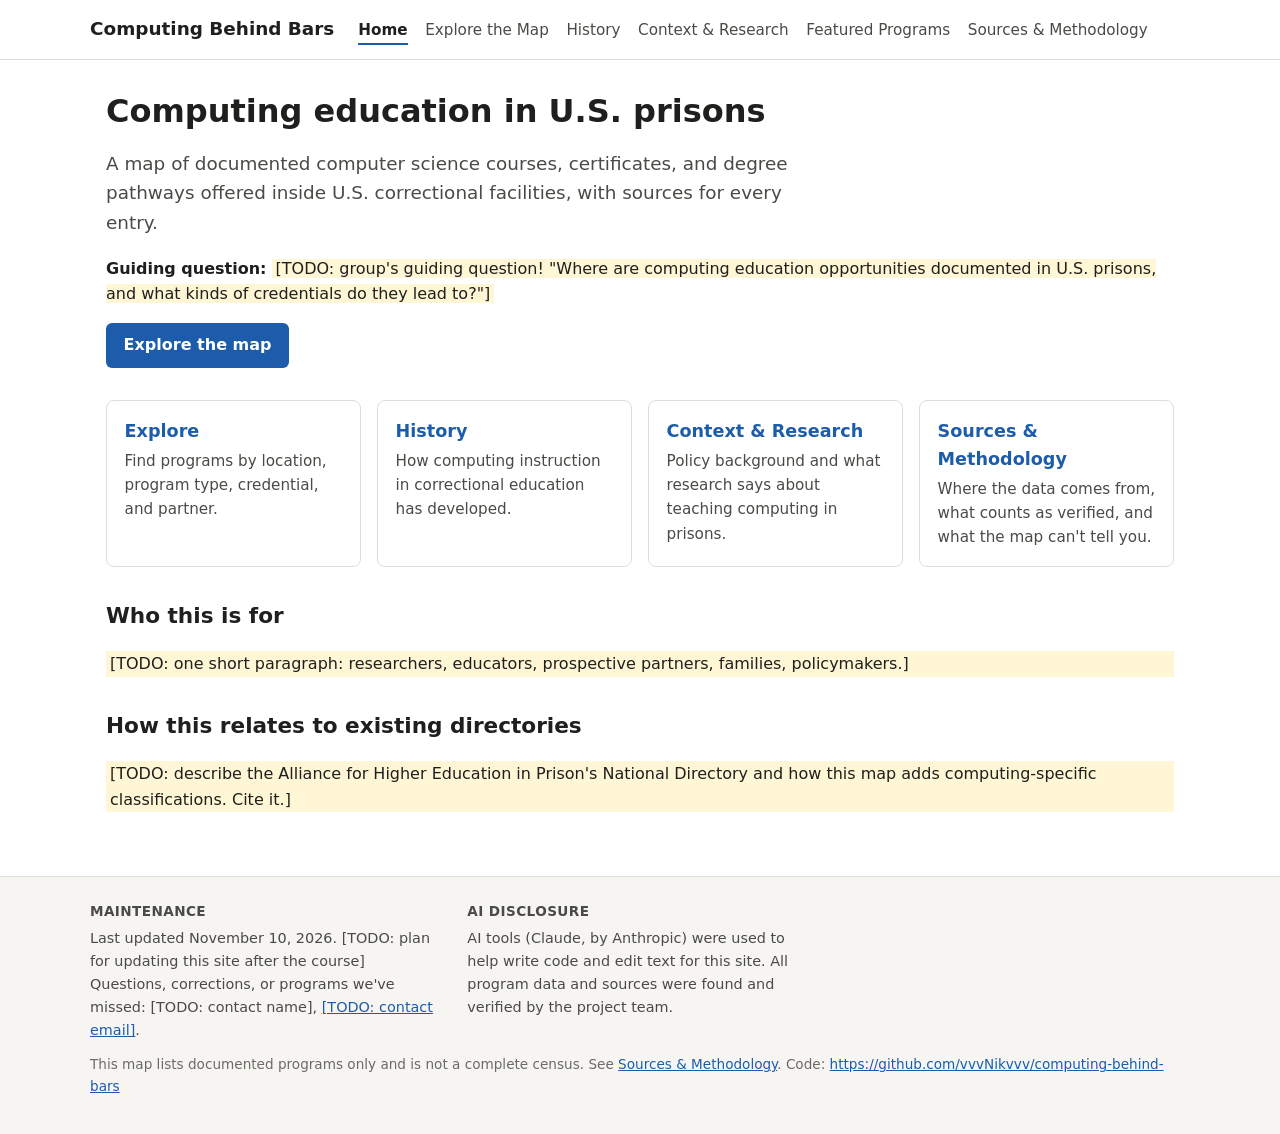
<file: index.html>
<!DOCTYPE html>
<html lang="en">
<head>
  <meta charset="utf-8">
  <meta name="viewport" content="width=device-width, initial-scale=1">
  <title>Home | Computing Behind Bars</title>
  <meta name="description" content="A public, sourced map of documented computing education programs in U.S. prisons.">
  <link rel="stylesheet" href="css/style.css">
</head>
<body>
<main>
  <h1>Computing education in U.S. prisons</h1>
  <p class="lede">A map of documented computer science courses, certificates, and degree pathways
  offered inside U.S. correctional facilities, with sources for every entry.</p>
  <p><strong>Guiding question:</strong> <span class="todo">[TODO: group's guiding question! "Where are
  computing education opportunities documented in U.S. prisons, and what kinds of credentials do they lead to?"]</span></p>
  <p><a class="button" href="map.html">Explore the map</a></p>

  <div class="cards">
    <a class="card" href="map.html"><h2>Explore</h2><p>Find programs by location, program type, credential, and partner.</p></a>
    <a class="card" href="history.html"><h2>History</h2><p>How computing instruction in correctional education has developed.</p></a>
    <a class="card" href="context.html"><h2>Context &amp; Research</h2><p>Policy background and what research says about teaching computing in prisons.</p></a>
    <a class="card" href="sources.html"><h2>Sources &amp; Methodology</h2><p>Where the data comes from, what counts as verified, and what the map can't tell you.</p></a>
  </div>

  <h2>Who this is for</h2>
  <p class="todo">[TODO: one short paragraph: researchers, educators, prospective partners, families, policymakers.]</p>

  <h2>How this relates to existing directories</h2>
  <p class="todo">[TODO: describe the Alliance for Higher Education in Prison's National Directory and how this map
  adds computing-specific classifications. Cite it.]</p>
</main>
  <script src="js/site.js"></script>
</body>
</html>
</file>
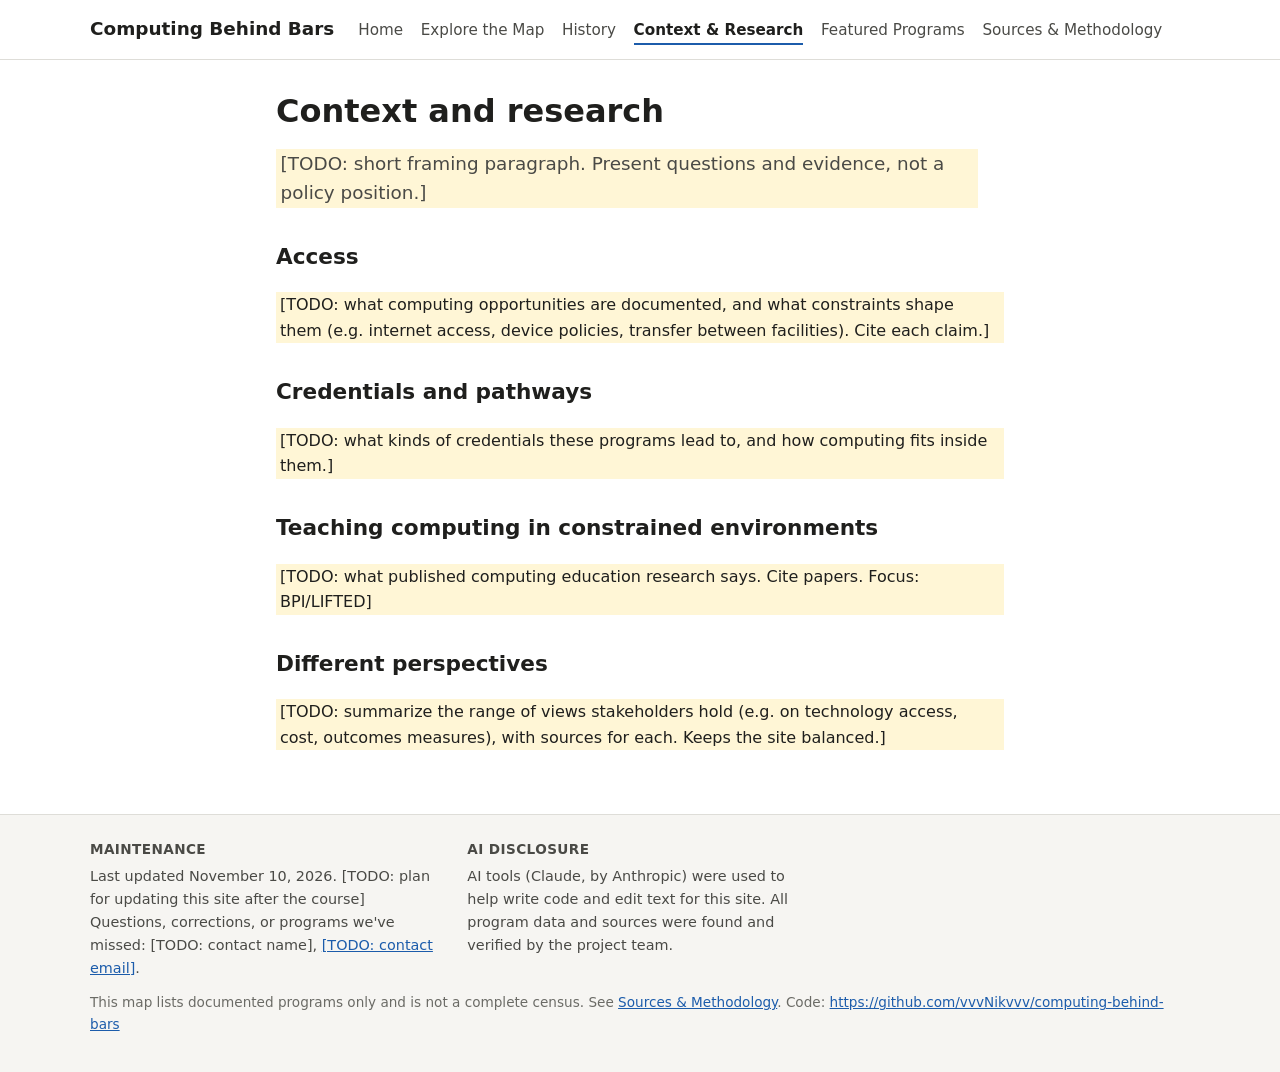
<file: context.html>
<!DOCTYPE html>
<html lang="en">
<head>
  <meta charset="utf-8">
  <meta name="viewport" content="width=device-width, initial-scale=1">
  <title>Context & Research | Computing Behind Bars</title>
  <meta name="description" content="A public, sourced map of documented computing education programs in U.S. prisons.">
  <link rel="stylesheet" href="css/style.css">
</head>
<body>
<main class="prose">
  <h1>Context and research</h1>
  <p class="lede todo">[TODO: short framing paragraph. Present questions and evidence, not a policy position.]</p>

  <h2>Access</h2>
  <p class="todo">[TODO: what computing opportunities are documented, and what constraints shape them (e.g. internet access, device policies, transfer between facilities). Cite each claim.]</p>

  <h2>Credentials and pathways</h2>
  <p class="todo">[TODO: what kinds of credentials these programs lead to, and how computing fits inside them.]</p>

  <h2>Teaching computing in constrained environments</h2>
  <p class="todo">[TODO: what published computing education research says. Cite papers. Focus: BPI/LIFTED]</p>

  <h2>Different perspectives</h2>
  <p class="todo">[TODO: summarize the range of views stakeholders hold (e.g. on technology access, cost, outcomes measures), with sources for each. Keeps the site balanced.]</p>
</main>
  <script src="js/site.js"></script>
</body>
</html>
</file>
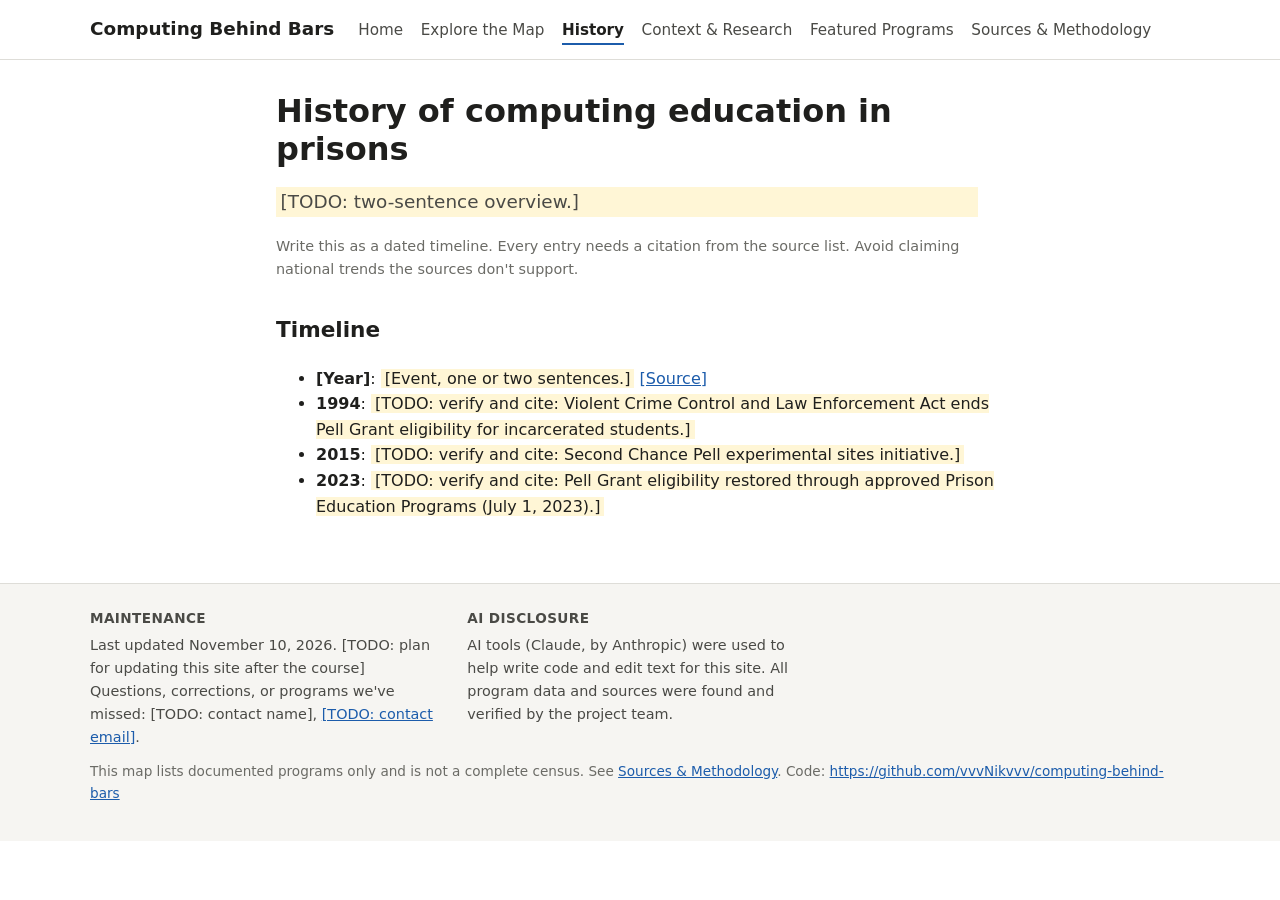
<file: history.html>
<!DOCTYPE html>
<html lang="en">
<head>
  <meta charset="utf-8">
  <meta name="viewport" content="width=device-width, initial-scale=1">
  <title>History | Computing Behind Bars</title>
  <meta name="description" content="A public, sourced map of documented computing education programs in U.S. prisons.">
  <link rel="stylesheet" href="css/style.css">
</head>
<body>
<main class="prose">
  <h1>History of computing education in prisons</h1>
  <p class="lede todo">[TODO: two-sentence overview.]</p>
  <p class="muted">Write this as a dated timeline. Every entry needs a citation from the source list. Avoid claiming national trends the sources don't support.</p>

  <h2>Timeline</h2>
  <ul>
    <li><strong>[Year]</strong>: <span class="todo">[Event, one or two sentences.]</span> <a href="sources.html#S00">[Source]</a></li>
    <li><strong>1994</strong>: <span class="todo">[TODO: verify and cite: Violent Crime Control and Law Enforcement Act ends Pell Grant eligibility for incarcerated students.]</span></li>
    <li><strong>2015</strong>: <span class="todo">[TODO: verify and cite: Second Chance Pell experimental sites initiative.]</span></li>
    <li><strong>2023</strong>: <span class="todo">[TODO: verify and cite: Pell Grant eligibility restored through approved Prison Education Programs (July 1, 2023).]</span></li>
  </ul>
</main>
  <script src="js/site.js"></script>
</body>
</html>
</file>
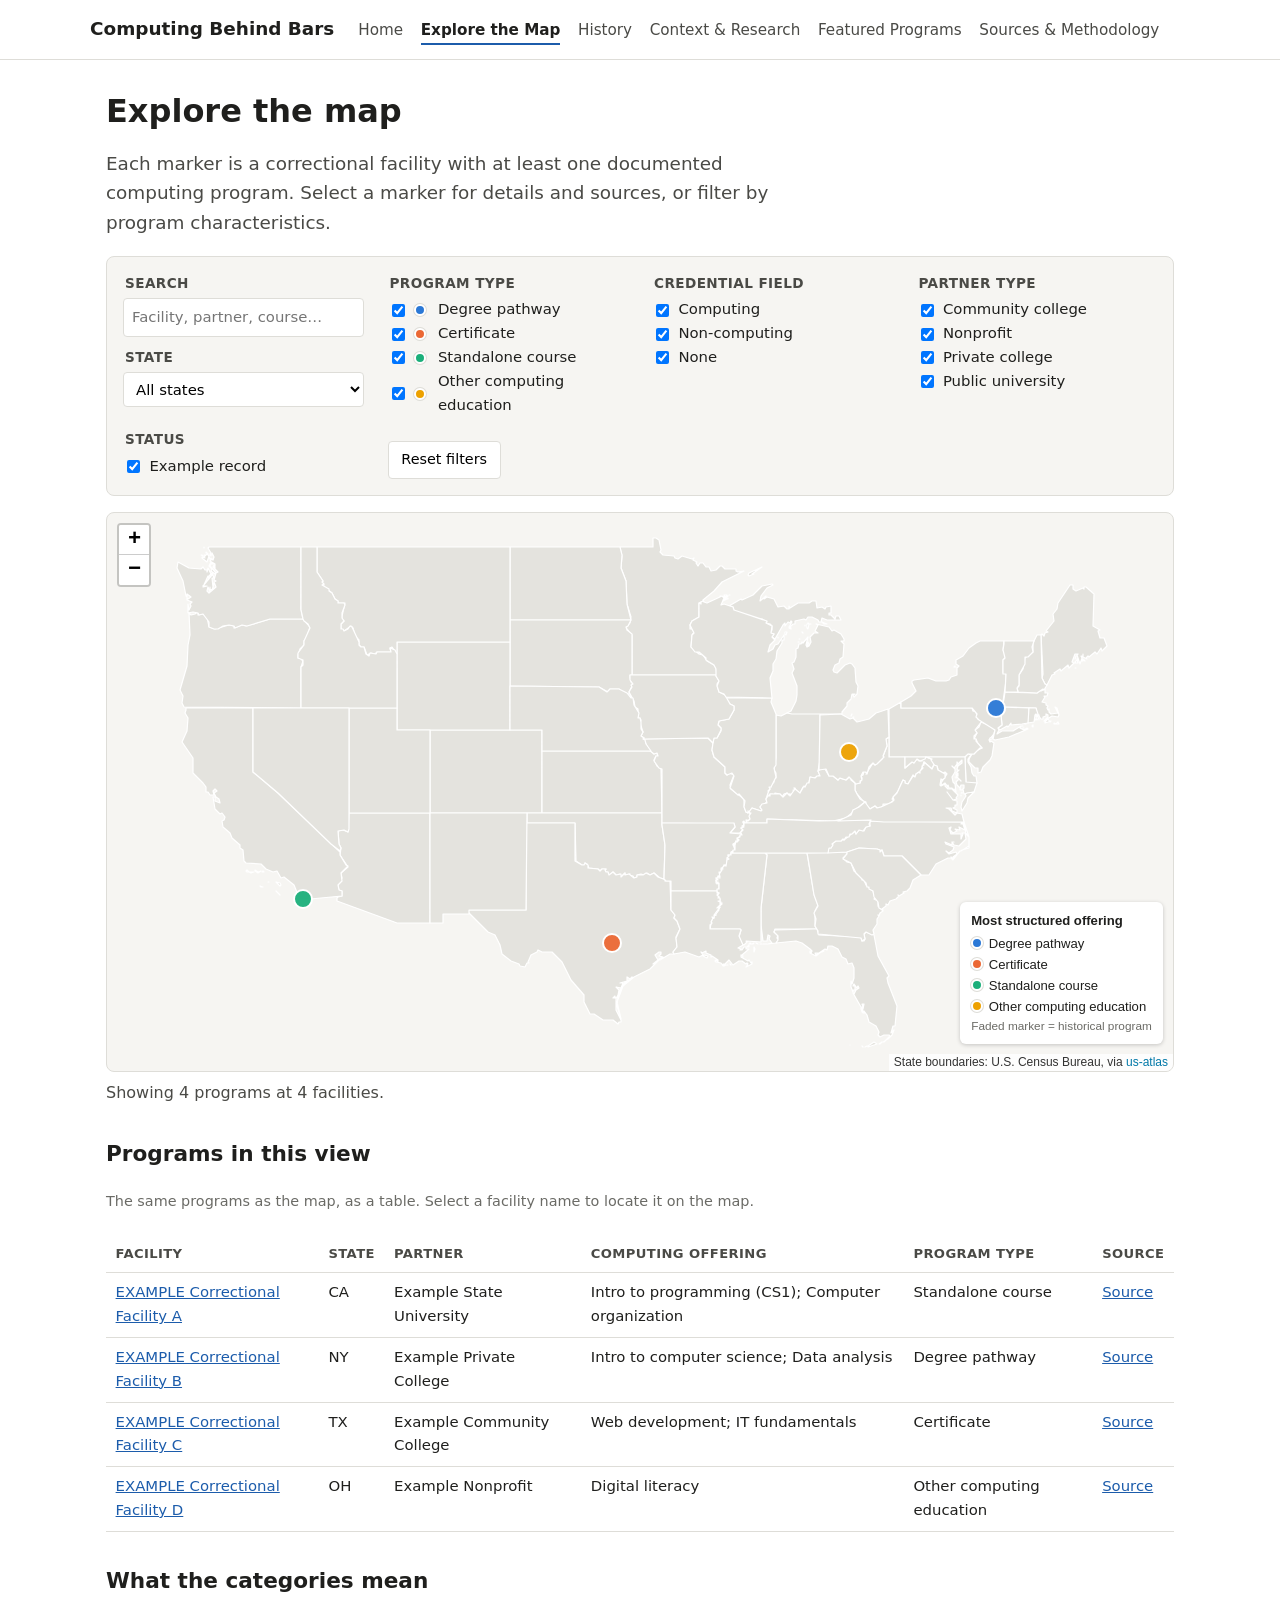
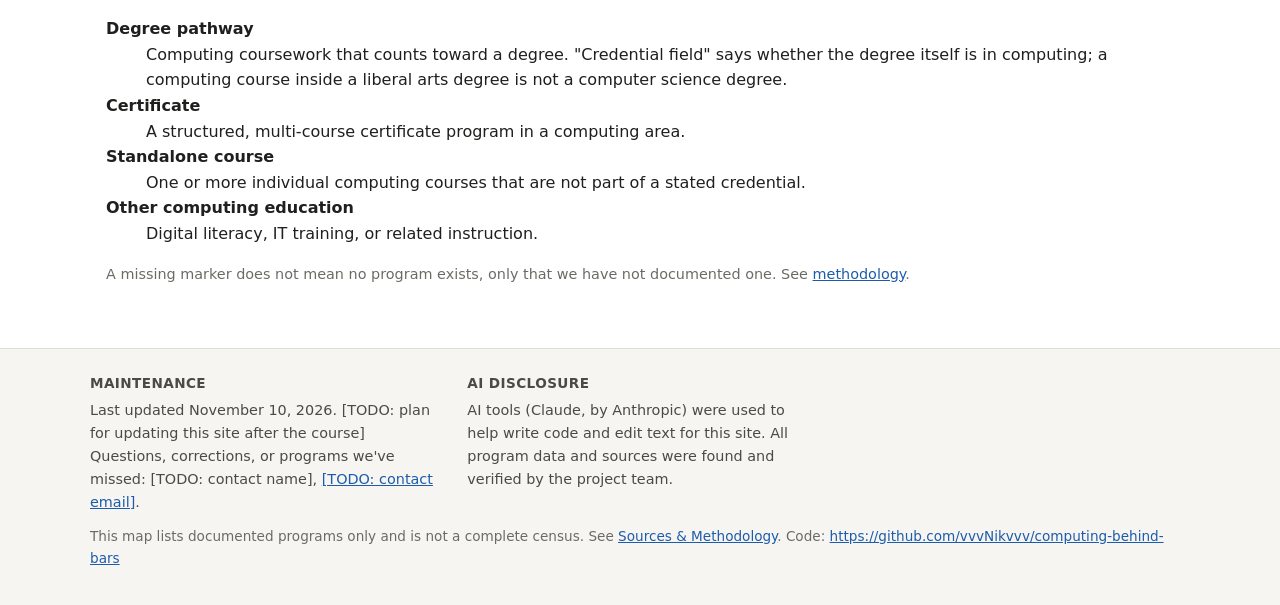
<file: map.html>
<!DOCTYPE html>
<html lang="en">
<head>
  <meta charset="utf-8">
  <meta name="viewport" content="width=device-width, initial-scale=1">
  <title>Explore the Map | Computing Behind Bars</title>
  <meta name="description" content="A public, sourced map of documented computing education programs in U.S. prisons.">
  <link rel="stylesheet" href="css/style.css">
  <link rel="stylesheet" href="vendor/leaflet/leaflet.css">
</head>
<body>
<main>
  <h1>Explore the map</h1>
  <p class="lede">Each marker is a correctional facility with at least one documented computing program.
  Select a marker for details and sources, or filter by program characteristics.</p>

  <form id="filters" class="filters" onsubmit="return false" aria-label="Filter programs">
    <fieldset>
      <legend>Search</legend>
      <input id="f-search" type="search" placeholder="Facility, partner, course…" aria-label="Search programs">
      <legend style="margin-top:0.6rem">State</legend>
      <select id="f-state" aria-label="State"></select>
    </fieldset>
    <fieldset><legend>Program type</legend><div id="f-type"></div></fieldset>
    <fieldset><legend>Credential field</legend><div id="f-field"></div></fieldset>
    <fieldset><legend>Partner type</legend><div id="f-partner"></div></fieldset>
    <fieldset><legend>Status</legend><div id="f-status"></div></fieldset>
    <div class="actions"><button type="button" id="reset-filters">Reset filters</button></div>
  </form>

  <div id="map" role="region" aria-label="Map of programs"></div>
  <p id="map-status" aria-live="polite">Loading programs…</p>

  <h2>Programs in this view</h2>
  <p class="muted">The same programs as the map, as a table. Select a facility name to locate it on the map.</p>
  <div class="table-wrap">
    <table id="program-table">
      <thead><tr><th>Facility</th><th>State</th><th>Partner</th><th>Computing offering</th><th>Program type</th><th>Source</th></tr></thead>
      <tbody></tbody>
    </table>
  </div>

  <h2>What the categories mean</h2>
  <dl>
    <dt><strong>Degree pathway</strong></dt><dd>Computing coursework that counts toward a degree. "Credential field" says whether the degree itself is in computing; a computing course inside a liberal arts degree is not a computer science degree.</dd>
    <dt><strong>Certificate</strong></dt><dd>A structured, multi-course certificate program in a computing area.</dd>
    <dt><strong>Standalone course</strong></dt><dd>One or more individual computing courses that are not part of a stated credential.</dd>
    <dt><strong>Other computing education</strong></dt><dd>Digital literacy, IT training, or related instruction.</dd>
  </dl>
  <p class="muted">A missing marker does not mean no program exists, only that we have not documented one. See <a href="sources.html">methodology</a>.</p>
</main>
  <script src="js/site.js"></script>
  <script src="vendor/leaflet/leaflet.js"></script>
  <script src="js/csv.js"></script>
  <script src="js/map.js"></script>
</body>
</html>
</file>
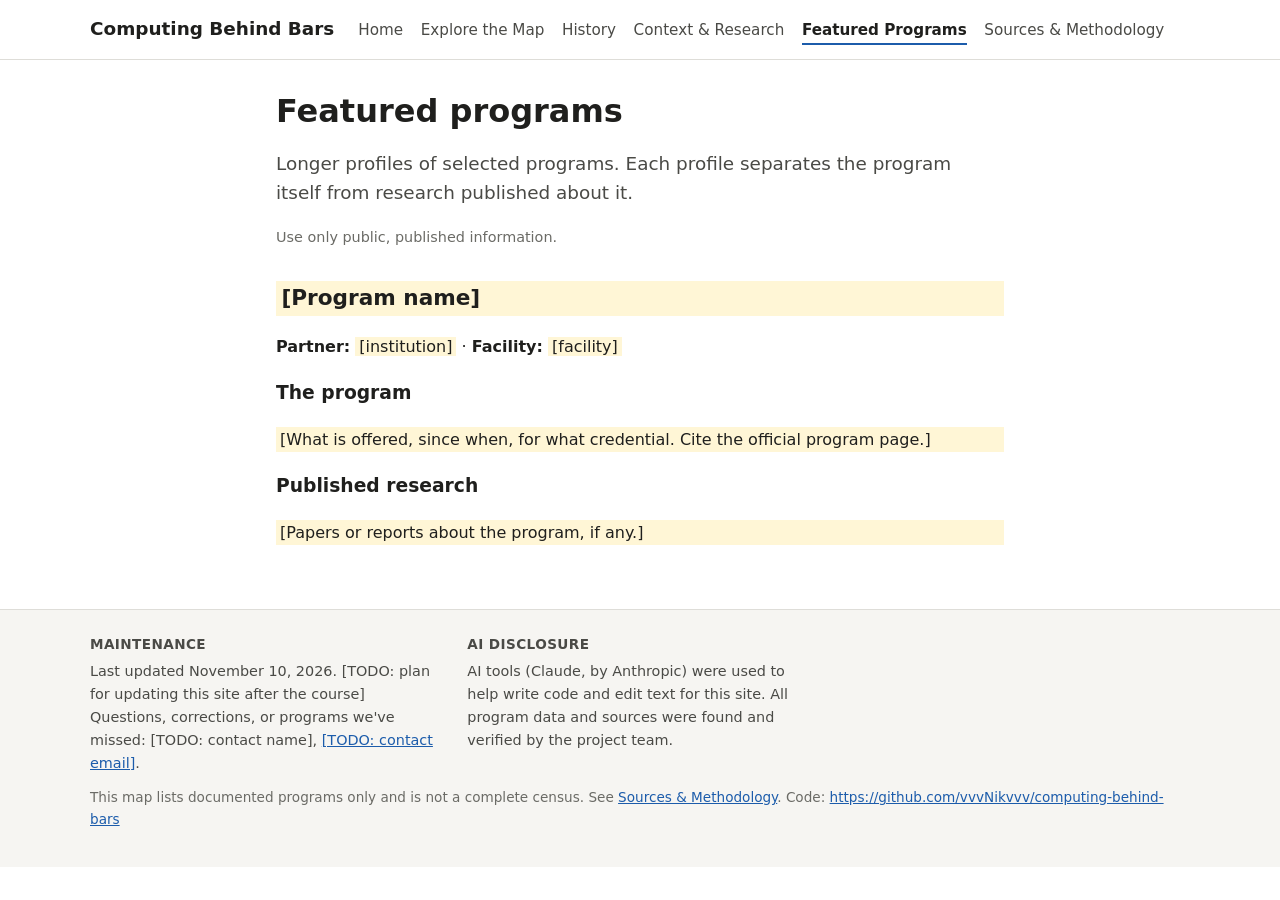
<file: programs.html>
<!DOCTYPE html>
<html lang="en">
<head>
  <meta charset="utf-8">
  <meta name="viewport" content="width=device-width, initial-scale=1">
  <title>Featured Programs | Computing Behind Bars</title>
  <meta name="description" content="A public, sourced map of documented computing education programs in U.S. prisons.">
  <link rel="stylesheet" href="css/style.css">
</head>
<body>
<main class="prose">
  <h1>Featured programs</h1>
  <p class="lede">Longer profiles of selected programs. Each profile separates the program itself from research published about it.</p>
  <p class="muted">Use only public, published information.</p>

  <h2 class="todo">[Program name]</h2>
  <p><strong>Partner:</strong> <span class="todo">[institution]</span> · <strong>Facility:</strong> <span class="todo">[facility]</span></p>
  <h3>The program</h3>
  <p class="todo">[What is offered, since when, for what credential. Cite the official program page.]</p>
  <h3>Published research</h3>
  <p class="todo">[Papers or reports about the program, if any.]</p>
</main>
  <script src="js/site.js"></script>
</body>
</html>
</file>
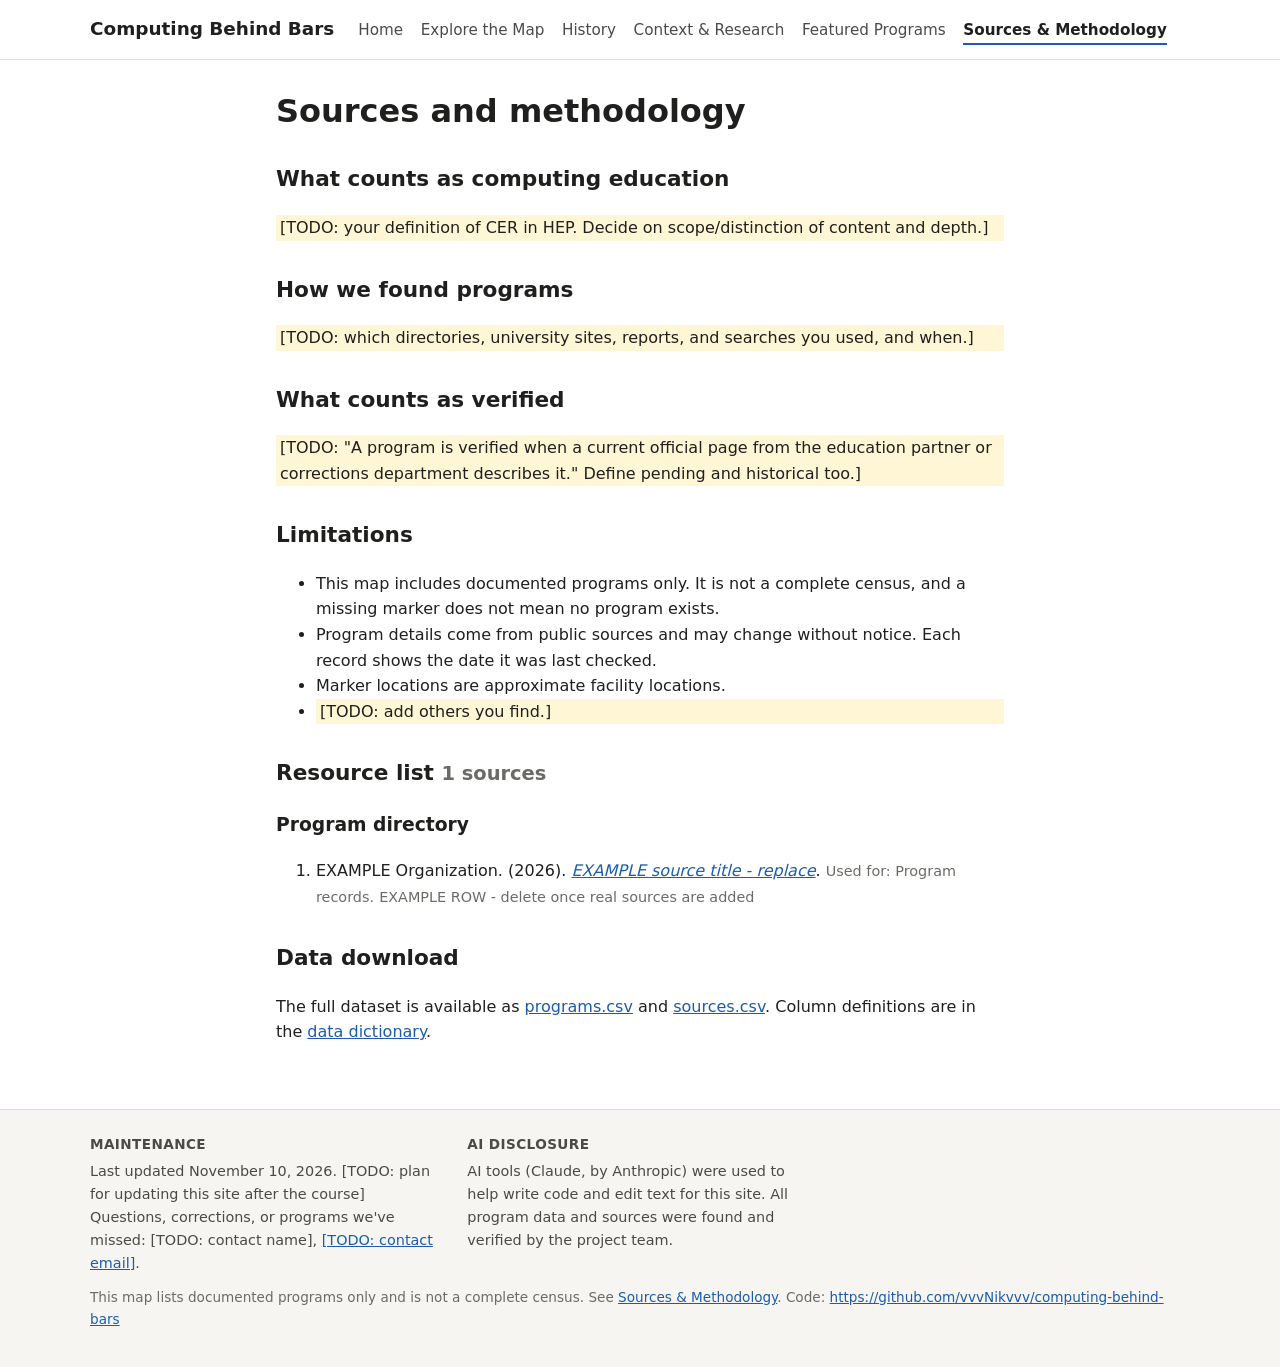
<file: sources.html>
<!DOCTYPE html>
<html lang="en">
<head>
  <meta charset="utf-8">
  <meta name="viewport" content="width=device-width, initial-scale=1">
  <title>Sources & Methodology | Computing Behind Bars</title>
  <meta name="description" content="A public, sourced map of documented computing education programs in U.S. prisons.">
  <link rel="stylesheet" href="css/style.css">
</head>
<body>
<main class="prose">
  <h1>Sources and methodology</h1>

  <h2>What counts as computing education</h2>
  <p class="todo">[TODO: your definition of CER in HEP. Decide on scope/distinction of content and depth.]</p>

  <h2>How we found programs</h2>
  <p class="todo">[TODO: which directories, university sites, reports, and searches you used, and when.]</p>

  <h2>What counts as verified</h2>
  <p class="todo">[TODO: "A program is verified when a current official page from the education partner or corrections department describes it." Define pending and historical too.]</p>

  <h2>Limitations</h2>
  <ul>
    <li>This map includes documented programs only. It is not a complete census, and a missing marker does not mean no program exists.</li>
    <li>Program details come from public sources and may change without notice. Each record shows the date it was last checked.</li>
    <li>Marker locations are approximate facility locations.</li>
    <li class="todo">[TODO: add others you find.]</li>
  </ul>

  <h2>Resource list <span id="source-count" class="muted"></span></h2>
  <div id="source-list">Loading sources…</div>

  <h2>Data download</h2>
  <p>The full dataset is available as <a href="data/programs.csv">programs.csv</a> and <a href="data/sources.csv">sources.csv</a>.
  Column definitions are in the <a href="docs/data-dictionary.md">data dictionary</a>.</p>
</main>
  <script src="js/site.js"></script>
  <script src="js/csv.js"></script>
  <script src="js/sources.js"></script>
</body>
</html>
</file>
<file: css/style.css>
:root {
  --ink: #1f1f1d;
  --ink-2: #4a4a46;
  --muted: #6b6b66;
  --line: #deddd8;
  --surface: #ffffff;
  --surface-2: #f6f5f2;
  --accent: #1c5cab;
  --max: 1100px;
}

* { box-sizing: border-box; }

body {
  margin: 0;
  font-family: system-ui, -apple-system, "Segoe UI", Roboto, sans-serif;
  color: var(--ink);
  background: var(--surface);
  line-height: 1.6;
}

a { color: var(--accent); }
a:focus-visible, button:focus-visible, input:focus-visible, select:focus-visible {
  outline: 2px solid var(--accent); outline-offset: 2px;
}

/* Header */
.site-header {
  border-bottom: 1px solid var(--line);
  padding: 0.9rem max(1rem, calc((100% - var(--max)) / 2));
  display: flex; flex-wrap: wrap; gap: 0.5rem 1.5rem; align-items: baseline;
}
.site-title { font-weight: 700; font-size: 1.15rem; color: var(--ink); text-decoration: none; }
.site-header nav { display: flex; flex-wrap: wrap; gap: 0.25rem 1.1rem; }
.site-header nav a { color: var(--ink-2); text-decoration: none; font-size: 0.95rem; }
.site-header nav a:hover { color: var(--accent); }
.site-header nav a[aria-current="page"] { color: var(--ink); font-weight: 600; border-bottom: 2px solid var(--accent); }

/* Content */
main { max-width: var(--max); margin: 0 auto; padding: 2rem 1rem 3rem; }
main.prose { max-width: 760px; }
h1 { font-size: 2rem; line-height: 1.2; margin: 0 0 0.5rem; }
h2 { font-size: 1.35rem; margin-top: 2rem; }
.lede { font-size: 1.15rem; color: var(--ink-2); max-width: 60ch; }
.muted { color: var(--muted); font-size: 0.9em; }
.todo { background: #fff6d6; padding: 0 0.25em; }

.cards { display: grid; grid-template-columns: repeat(auto-fit, minmax(220px, 1fr)); gap: 1rem; margin-top: 2rem; }
.card {
  border: 1px solid var(--line); border-radius: 8px; padding: 1rem 1.1rem;
  text-decoration: none; color: var(--ink); background: var(--surface);
}
.card:hover { border-color: var(--accent); }
.card h2 { margin: 0 0 0.25rem; font-size: 1.1rem; color: var(--accent); }
.card p { margin: 0; color: var(--ink-2); font-size: 0.95rem; }

.button {
  display: inline-block; background: var(--accent); color: #fff; padding: 0.6rem 1.1rem;
  border-radius: 6px; text-decoration: none; font-weight: 600;
}

/* Map page */
.filters {
  display: grid; grid-template-columns: repeat(auto-fit, minmax(190px, 1fr));
  gap: 0.75rem 1.5rem; padding: 1rem; margin: 1rem 0;
  background: var(--surface-2); border: 1px solid var(--line); border-radius: 8px;
}
.filters fieldset { border: 0; margin: 0; padding: 0; }
.filters legend { font-weight: 600; font-size: 0.85rem; text-transform: uppercase; letter-spacing: 0.03em; color: var(--ink-2); margin-bottom: 0.25rem; }
.filters label { display: flex; align-items: center; gap: 0.4rem; font-size: 0.93rem; }
.filters input[type="search"], .filters select {
  width: 100%; padding: 0.4rem 0.5rem; font: inherit; font-size: 0.93rem;
  border: 1px solid var(--line); border-radius: 4px; background: #fff;
}
.filters .actions { display: flex; align-items: end; }
.filters button { font: inherit; font-size: 0.9rem; padding: 0.4rem 0.8rem; border: 1px solid var(--line); background: #fff; border-radius: 4px; cursor: pointer; }

.swatch { display: inline-block; width: 12px; height: 12px; border-radius: 50%; border: 2px solid #fff; box-shadow: 0 0 0 1px var(--line); flex: none; margin-right: 0.35rem; vertical-align: -1px; }

#map { height: 560px; border: 1px solid var(--line); border-radius: 8px; background: #f6f5f2; }
.state-tip { font-size: 0.8rem; padding: 2px 6px; }
#map-status { margin: 0.5rem 0 0; color: var(--ink-2); }
.legend { background: #fff; padding: 0.5rem 0.7rem; border-radius: 6px; box-shadow: 0 1px 4px rgba(0,0,0,0.2); font-size: 0.82rem; line-height: 1.6; }
.legend strong { display: block; margin-bottom: 0.15rem; }

.popup h3 { margin: 0; font-size: 1rem; }
.popup p { margin: 0.35rem 0; }
.popup-program { border-top: 1px solid var(--line); margin-top: 0.5rem; padding-top: 0.4rem; }
.popup dl { display: grid; grid-template-columns: auto 1fr; gap: 0.1rem 0.6rem; margin: 0; font-size: 0.85rem; }
.popup dt { color: var(--muted); }
.popup dd { margin: 0; }

table { width: 100%; border-collapse: collapse; font-size: 0.93rem; margin-top: 0.5rem; }
th, td { text-align: left; padding: 0.5rem 0.6rem; border-bottom: 1px solid var(--line); vertical-align: top; }
th { font-size: 0.82rem; text-transform: uppercase; letter-spacing: 0.03em; color: var(--ink-2); }
.table-wrap { overflow-x: auto; }
.linklike { background: none; border: 0; padding: 0; font: inherit; color: var(--accent); text-decoration: underline; cursor: pointer; text-align: left; }

/* Sources */
ol.sources li { margin-bottom: 0.6rem; }

/* Footer */
.site-footer {
  border-top: 1px solid var(--line); background: var(--surface-2);
  padding: 1.5rem max(1rem, calc((100% - var(--max)) / 2));
  display: grid; grid-template-columns: repeat(auto-fit, minmax(280px, 1fr)); gap: 0 2rem;
  font-size: 0.9rem; color: var(--ink-2);
}
.site-footer h2 { font-size: 0.85rem; text-transform: uppercase; letter-spacing: 0.03em; margin: 0 0 0.25rem; }
.site-footer p { margin: 0 0 0.75rem; }
.site-footer .fine { grid-column: 1 / -1; font-size: 0.85rem; color: var(--muted); }

@media (max-width: 640px) {
  h1 { font-size: 1.6rem; }
  #map { height: 340px; }
  .legend { display: none; } /* filter swatches double as the legend on small screens */
}
</file>
<file: vendor/leaflet/leaflet.css>
/* required styles */

.leaflet-pane,
.leaflet-tile,
.leaflet-marker-icon,
.leaflet-marker-shadow,
.leaflet-tile-container,
.leaflet-pane > svg,
.leaflet-pane > canvas,
.leaflet-zoom-box,
.leaflet-image-layer,
.leaflet-layer {
	position: absolute;
	left: 0;
	top: 0;
	}
.leaflet-container {
	overflow: hidden;
	}
.leaflet-tile,
.leaflet-marker-icon,
.leaflet-marker-shadow {
	-webkit-user-select: none;
	   -moz-user-select: none;
	        user-select: none;
	  -webkit-user-drag: none;
	}
/* Prevents IE11 from highlighting tiles in blue */
.leaflet-tile::selection {
	background: transparent;
}
/* Safari renders non-retina tile on retina better with this, but Chrome is worse */
.leaflet-safari .leaflet-tile {
	image-rendering: -webkit-optimize-contrast;
	}
/* hack that prevents hw layers "stretching" when loading new tiles */
.leaflet-safari .leaflet-tile-container {
	width: 1600px;
	height: 1600px;
	-webkit-transform-origin: 0 0;
	}
.leaflet-marker-icon,
.leaflet-marker-shadow {
	display: block;
	}
/* .leaflet-container svg: reset svg max-width decleration shipped in Joomla! (joomla.org) 3.x */
/* .leaflet-container img: map is broken in FF if you have max-width: 100% on tiles */
.leaflet-container .leaflet-overlay-pane svg {
	max-width: none !important;
	max-height: none !important;
	}
.leaflet-container .leaflet-marker-pane img,
.leaflet-container .leaflet-shadow-pane img,
.leaflet-container .leaflet-tile-pane img,
.leaflet-container img.leaflet-image-layer,
.leaflet-container .leaflet-tile {
	max-width: none !important;
	max-height: none !important;
	width: auto;
	padding: 0;
	}

.leaflet-container img.leaflet-tile {
	/* See: https://bugs.chromium.org/p/chromium/issues/detail?id=600120 */
	mix-blend-mode: plus-lighter;
}

.leaflet-container.leaflet-touch-zoom {
	-ms-touch-action: pan-x pan-y;
	touch-action: pan-x pan-y;
	}
.leaflet-container.leaflet-touch-drag {
	-ms-touch-action: pinch-zoom;
	/* Fallback for FF which doesn't support pinch-zoom */
	touch-action: none;
	touch-action: pinch-zoom;
}
.leaflet-container.leaflet-touch-drag.leaflet-touch-zoom {
	-ms-touch-action: none;
	touch-action: none;
}
.leaflet-container {
	-webkit-tap-highlight-color: transparent;
}
.leaflet-container a {
	-webkit-tap-highlight-color: rgba(51, 181, 229, 0.4);
}
.leaflet-tile {
	filter: inherit;
	visibility: hidden;
	}
.leaflet-tile-loaded {
	visibility: inherit;
	}
.leaflet-zoom-box {
	width: 0;
	height: 0;
	-moz-box-sizing: border-box;
	     box-sizing: border-box;
	z-index: 800;
	}
/* workaround for https://bugzilla.mozilla.org/show_bug.cgi?id=888319 */
.leaflet-overlay-pane svg {
	-moz-user-select: none;
	}

.leaflet-pane         { z-index: 400; }

.leaflet-tile-pane    { z-index: 200; }
.leaflet-overlay-pane { z-index: 400; }
.leaflet-shadow-pane  { z-index: 500; }
.leaflet-marker-pane  { z-index: 600; }
.leaflet-tooltip-pane   { z-index: 650; }
.leaflet-popup-pane   { z-index: 700; }

.leaflet-map-pane canvas { z-index: 100; }
.leaflet-map-pane svg    { z-index: 200; }

.leaflet-vml-shape {
	width: 1px;
	height: 1px;
	}
.lvml {
	behavior: url(#default#VML);
	display: inline-block;
	position: absolute;
	}


/* control positioning */

.leaflet-control {
	position: relative;
	z-index: 800;
	pointer-events: visiblePainted; /* IE 9-10 doesn't have auto */
	pointer-events: auto;
	}
.leaflet-top,
.leaflet-bottom {
	position: absolute;
	z-index: 1000;
	pointer-events: none;
	}
.leaflet-top {
	top: 0;
	}
.leaflet-right {
	right: 0;
	}
.leaflet-bottom {
	bottom: 0;
	}
.leaflet-left {
	left: 0;
	}
.leaflet-control {
	float: left;
	clear: both;
	}
.leaflet-right .leaflet-control {
	float: right;
	}
.leaflet-top .leaflet-control {
	margin-top: 10px;
	}
.leaflet-bottom .leaflet-control {
	margin-bottom: 10px;
	}
.leaflet-left .leaflet-control {
	margin-left: 10px;
	}
.leaflet-right .leaflet-control {
	margin-right: 10px;
	}


/* zoom and fade animations */

.leaflet-fade-anim .leaflet-popup {
	opacity: 0;
	-webkit-transition: opacity 0.2s linear;
	   -moz-transition: opacity 0.2s linear;
	        transition: opacity 0.2s linear;
	}
.leaflet-fade-anim .leaflet-map-pane .leaflet-popup {
	opacity: 1;
	}
.leaflet-zoom-animated {
	-webkit-transform-origin: 0 0;
	    -ms-transform-origin: 0 0;
	        transform-origin: 0 0;
	}
svg.leaflet-zoom-animated {
	will-change: transform;
}

.leaflet-zoom-anim .leaflet-zoom-animated {
	-webkit-transition: -webkit-transform 0.25s cubic-bezier(0,0,0.25,1);
	   -moz-transition:    -moz-transform 0.25s cubic-bezier(0,0,0.25,1);
	        transition:         transform 0.25s cubic-bezier(0,0,0.25,1);
	}
.leaflet-zoom-anim .leaflet-tile,
.leaflet-pan-anim .leaflet-tile {
	-webkit-transition: none;
	   -moz-transition: none;
	        transition: none;
	}

.leaflet-zoom-anim .leaflet-zoom-hide {
	visibility: hidden;
	}


/* cursors */

.leaflet-interactive {
	cursor: pointer;
	}
.leaflet-grab {
	cursor: -webkit-grab;
	cursor:    -moz-grab;
	cursor:         grab;
	}
.leaflet-crosshair,
.leaflet-crosshair .leaflet-interactive {
	cursor: crosshair;
	}
.leaflet-popup-pane,
.leaflet-control {
	cursor: auto;
	}
.leaflet-dragging .leaflet-grab,
.leaflet-dragging .leaflet-grab .leaflet-interactive,
.leaflet-dragging .leaflet-marker-draggable {
	cursor: move;
	cursor: -webkit-grabbing;
	cursor:    -moz-grabbing;
	cursor:         grabbing;
	}

/* marker & overlays interactivity */
.leaflet-marker-icon,
.leaflet-marker-shadow,
.leaflet-image-layer,
.leaflet-pane > svg path,
.leaflet-tile-container {
	pointer-events: none;
	}

.leaflet-marker-icon.leaflet-interactive,
.leaflet-image-layer.leaflet-interactive,
.leaflet-pane > svg path.leaflet-interactive,
svg.leaflet-image-layer.leaflet-interactive path {
	pointer-events: visiblePainted; /* IE 9-10 doesn't have auto */
	pointer-events: auto;
	}

/* visual tweaks */

.leaflet-container {
	background: #ddd;
	outline-offset: 1px;
	}
.leaflet-container a {
	color: #0078A8;
	}
.leaflet-zoom-box {
	border: 2px dotted #38f;
	background: rgba(255,255,255,0.5);
	}


/* general typography */
.leaflet-container {
	font-family: "Helvetica Neue", Arial, Helvetica, sans-serif;
	font-size: 12px;
	font-size: 0.75rem;
	line-height: 1.5;
	}


/* general toolbar styles */

.leaflet-bar {
	box-shadow: 0 1px 5px rgba(0,0,0,0.65);
	border-radius: 4px;
	}
.leaflet-bar a {
	background-color: #fff;
	border-bottom: 1px solid #ccc;
	width: 26px;
	height: 26px;
	line-height: 26px;
	display: block;
	text-align: center;
	text-decoration: none;
	color: black;
	}
.leaflet-bar a,
.leaflet-control-layers-toggle {
	background-position: 50% 50%;
	background-repeat: no-repeat;
	display: block;
	}
.leaflet-bar a:hover,
.leaflet-bar a:focus {
	background-color: #f4f4f4;
	}
.leaflet-bar a:first-child {
	border-top-left-radius: 4px;
	border-top-right-radius: 4px;
	}
.leaflet-bar a:last-child {
	border-bottom-left-radius: 4px;
	border-bottom-right-radius: 4px;
	border-bottom: none;
	}
.leaflet-bar a.leaflet-disabled {
	cursor: default;
	background-color: #f4f4f4;
	color: #bbb;
	}

.leaflet-touch .leaflet-bar a {
	width: 30px;
	height: 30px;
	line-height: 30px;
	}
.leaflet-touch .leaflet-bar a:first-child {
	border-top-left-radius: 2px;
	border-top-right-radius: 2px;
	}
.leaflet-touch .leaflet-bar a:last-child {
	border-bottom-left-radius: 2px;
	border-bottom-right-radius: 2px;
	}

/* zoom control */

.leaflet-control-zoom-in,
.leaflet-control-zoom-out {
	font: bold 18px 'Lucida Console', Monaco, monospace;
	text-indent: 1px;
	}

.leaflet-touch .leaflet-control-zoom-in, .leaflet-touch .leaflet-control-zoom-out  {
	font-size: 22px;
	}


/* layers control */

.leaflet-control-layers {
	box-shadow: 0 1px 5px rgba(0,0,0,0.4);
	background: #fff;
	border-radius: 5px;
	}
.leaflet-control-layers-toggle {
	background-image: url(images/layers.png);
	width: 36px;
	height: 36px;
	}
.leaflet-retina .leaflet-control-layers-toggle {
	background-image: url(images/layers-2x.png);
	background-size: 26px 26px;
	}
.leaflet-touch .leaflet-control-layers-toggle {
	width: 44px;
	height: 44px;
	}
.leaflet-control-layers .leaflet-control-layers-list,
.leaflet-control-layers-expanded .leaflet-control-layers-toggle {
	display: none;
	}
.leaflet-control-layers-expanded .leaflet-control-layers-list {
	display: block;
	position: relative;
	}
.leaflet-control-layers-expanded {
	padding: 6px 10px 6px 6px;
	color: #333;
	background: #fff;
	}
.leaflet-control-layers-scrollbar {
	overflow-y: scroll;
	overflow-x: hidden;
	padding-right: 5px;
	}
.leaflet-control-layers-selector {
	margin-top: 2px;
	position: relative;
	top: 1px;
	}
.leaflet-control-layers label {
	display: block;
	font-size: 13px;
	font-size: 1.08333em;
	}
.leaflet-control-layers-separator {
	height: 0;
	border-top: 1px solid #ddd;
	margin: 5px -10px 5px -6px;
	}

/* Default icon URLs */
.leaflet-default-icon-path { /* used only in path-guessing heuristic, see L.Icon.Default */
	background-image: url(images/marker-icon.png);
	}


/* attribution and scale controls */

.leaflet-container .leaflet-control-attribution {
	background: #fff;
	background: rgba(255, 255, 255, 0.8);
	margin: 0;
	}
.leaflet-control-attribution,
.leaflet-control-scale-line {
	padding: 0 5px;
	color: #333;
	line-height: 1.4;
	}
.leaflet-control-attribution a {
	text-decoration: none;
	}
.leaflet-control-attribution a:hover,
.leaflet-control-attribution a:focus {
	text-decoration: underline;
	}
.leaflet-attribution-flag {
	display: inline !important;
	vertical-align: baseline !important;
	width: 1em;
	height: 0.6669em;
	}
.leaflet-left .leaflet-control-scale {
	margin-left: 5px;
	}
.leaflet-bottom .leaflet-control-scale {
	margin-bottom: 5px;
	}
.leaflet-control-scale-line {
	border: 2px solid #777;
	border-top: none;
	line-height: 1.1;
	padding: 2px 5px 1px;
	white-space: nowrap;
	-moz-box-sizing: border-box;
	     box-sizing: border-box;
	background: rgba(255, 255, 255, 0.8);
	text-shadow: 1px 1px #fff;
	}
.leaflet-control-scale-line:not(:first-child) {
	border-top: 2px solid #777;
	border-bottom: none;
	margin-top: -2px;
	}
.leaflet-control-scale-line:not(:first-child):not(:last-child) {
	border-bottom: 2px solid #777;
	}

.leaflet-touch .leaflet-control-attribution,
.leaflet-touch .leaflet-control-layers,
.leaflet-touch .leaflet-bar {
	box-shadow: none;
	}
.leaflet-touch .leaflet-control-layers,
.leaflet-touch .leaflet-bar {
	border: 2px solid rgba(0,0,0,0.2);
	background-clip: padding-box;
	}


/* popup */

.leaflet-popup {
	position: absolute;
	text-align: center;
	margin-bottom: 20px;
	}
.leaflet-popup-content-wrapper {
	padding: 1px;
	text-align: left;
	border-radius: 12px;
	}
.leaflet-popup-content {
	margin: 13px 24px 13px 20px;
	line-height: 1.3;
	font-size: 13px;
	font-size: 1.08333em;
	min-height: 1px;
	}
.leaflet-popup-content p {
	margin: 17px 0;
	margin: 1.3em 0;
	}
.leaflet-popup-tip-container {
	width: 40px;
	height: 20px;
	position: absolute;
	left: 50%;
	margin-top: -1px;
	margin-left: -20px;
	overflow: hidden;
	pointer-events: none;
	}
.leaflet-popup-tip {
	width: 17px;
	height: 17px;
	padding: 1px;

	margin: -10px auto 0;
	pointer-events: auto;

	-webkit-transform: rotate(45deg);
	   -moz-transform: rotate(45deg);
	    -ms-transform: rotate(45deg);
	        transform: rotate(45deg);
	}
.leaflet-popup-content-wrapper,
.leaflet-popup-tip {
	background: white;
	color: #333;
	box-shadow: 0 3px 14px rgba(0,0,0,0.4);
	}
.leaflet-container a.leaflet-popup-close-button {
	position: absolute;
	top: 0;
	right: 0;
	border: none;
	text-align: center;
	width: 24px;
	height: 24px;
	font: 16px/24px Tahoma, Verdana, sans-serif;
	color: #757575;
	text-decoration: none;
	background: transparent;
	}
.leaflet-container a.leaflet-popup-close-button:hover,
.leaflet-container a.leaflet-popup-close-button:focus {
	color: #585858;
	}
.leaflet-popup-scrolled {
	overflow: auto;
	}

.leaflet-oldie .leaflet-popup-content-wrapper {
	-ms-zoom: 1;
	}
.leaflet-oldie .leaflet-popup-tip {
	width: 24px;
	margin: 0 auto;

	-ms-filter: "progid:DXImageTransform.Microsoft.Matrix(M11=0.70710678, M12=0.70710678, M21=-0.70710678, M22=0.70710678)";
	filter: progid:DXImageTransform.Microsoft.Matrix(M11=0.70710678, M12=0.70710678, M21=-0.70710678, M22=0.70710678);
	}

.leaflet-oldie .leaflet-control-zoom,
.leaflet-oldie .leaflet-control-layers,
.leaflet-oldie .leaflet-popup-content-wrapper,
.leaflet-oldie .leaflet-popup-tip {
	border: 1px solid #999;
	}


/* div icon */

.leaflet-div-icon {
	background: #fff;
	border: 1px solid #666;
	}


/* Tooltip */
/* Base styles for the element that has a tooltip */
.leaflet-tooltip {
	position: absolute;
	padding: 6px;
	background-color: #fff;
	border: 1px solid #fff;
	border-radius: 3px;
	color: #222;
	white-space: nowrap;
	-webkit-user-select: none;
	-moz-user-select: none;
	-ms-user-select: none;
	user-select: none;
	pointer-events: none;
	box-shadow: 0 1px 3px rgba(0,0,0,0.4);
	}
.leaflet-tooltip.leaflet-interactive {
	cursor: pointer;
	pointer-events: auto;
	}
.leaflet-tooltip-top:before,
.leaflet-tooltip-bottom:before,
.leaflet-tooltip-left:before,
.leaflet-tooltip-right:before {
	position: absolute;
	pointer-events: none;
	border: 6px solid transparent;
	background: transparent;
	content: "";
	}

/* Directions */

.leaflet-tooltip-bottom {
	margin-top: 6px;
}
.leaflet-tooltip-top {
	margin-top: -6px;
}
.leaflet-tooltip-bottom:before,
.leaflet-tooltip-top:before {
	left: 50%;
	margin-left: -6px;
	}
.leaflet-tooltip-top:before {
	bottom: 0;
	margin-bottom: -12px;
	border-top-color: #fff;
	}
.leaflet-tooltip-bottom:before {
	top: 0;
	margin-top: -12px;
	margin-left: -6px;
	border-bottom-color: #fff;
	}
.leaflet-tooltip-left {
	margin-left: -6px;
}
.leaflet-tooltip-right {
	margin-left: 6px;
}
.leaflet-tooltip-left:before,
.leaflet-tooltip-right:before {
	top: 50%;
	margin-top: -6px;
	}
.leaflet-tooltip-left:before {
	right: 0;
	margin-right: -12px;
	border-left-color: #fff;
	}
.leaflet-tooltip-right:before {
	left: 0;
	margin-left: -12px;
	border-right-color: #fff;
	}

/* Printing */

@media print {
	/* Prevent printers from removing background-images of controls. */
	.leaflet-control {
		-webkit-print-color-adjust: exact;
		print-color-adjust: exact;
		}
	}
</file>
